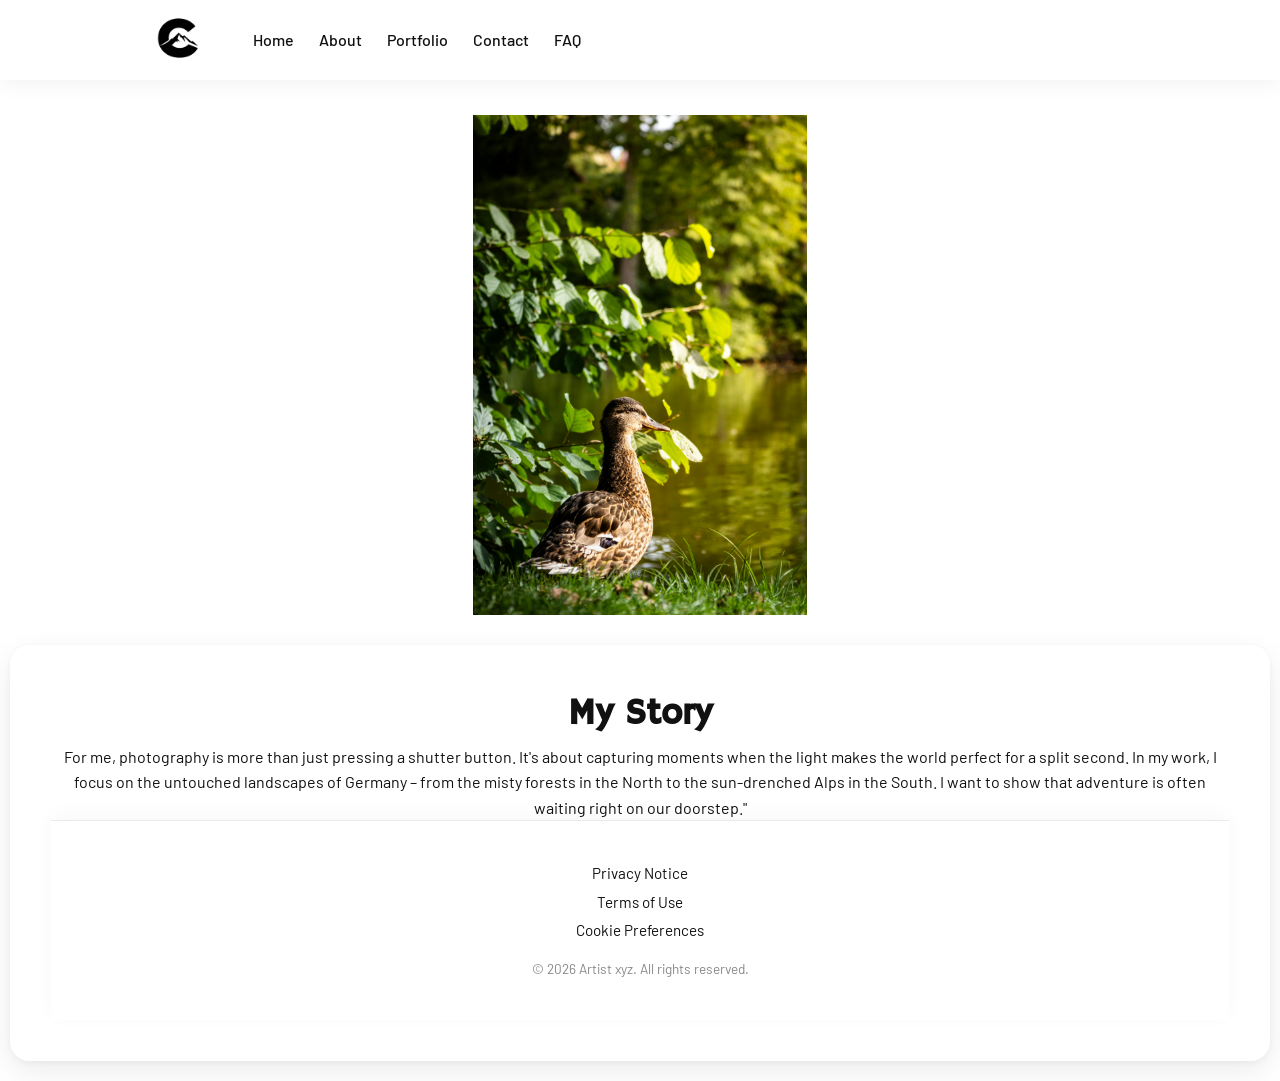
<file: about.html>
<!DOCTYPE html>
<html lang="en">

<head>
    <meta charset="UTF-8">
    <meta name="viewport" content="width=device-width, initial-scale=1.0">
    <title>About - Naturfotografie Deutschland</title>
    <link href="https://fonts.googleapis.com/css2?family=Barlow:wght@400;500;900&display=swap" rel="stylesheet">
    <link rel="stylesheet" href="style.css">
</head>

<body>
    <header class="main-header">
        <nav class="navbar">
            <ul class="nav-list">
                <li><a href="index.html"><img src="logo.png" alt="logo"></a></li>
                <li><a href="index.html" class="nav-link">Home</a></li>
                <li><a href="about.html" class="nav-link">About</a></li>
                <li><a href="portfolio.html" class="nav-link">Portfolio</a></li>
                <li><a href="contact.html" class="nav-link">Contact</a></li>
                <li><a href="faq.html" class="nav-link">FAQ</a></li>
            </ul>
        </nav>
    </header>

    <main>
        <div class="about-image">
            <img src="duck.jpg" alt="Duck in nature">
        </div>
        <section id="about-me">
            <div class="about-text">
                <h2>My Story</h2>
                <p>For me, photography is more than just pressing a shutter button. It's about capturing moments when
                    the light makes the world perfect for a split second. In my work, I focus on the untouched
                    landscapes of Germany – from the misty forests in the North to the sun-drenched Alps in the South. I
                    want to show that adventure is often waiting right on our doorstep."</p>

                <footer>
                    <div class="footer-links">
                        <a href="#">Privacy Notice</a>
                        <a href="#">Terms of Use</a>
                        <a href="#">Cookie Preferences</a>
                    </div>
                    <p class="footer-copy">© 2026 Artist xyz. All rights reserved.</p>
                </footer>
</body>

</html>
</file>
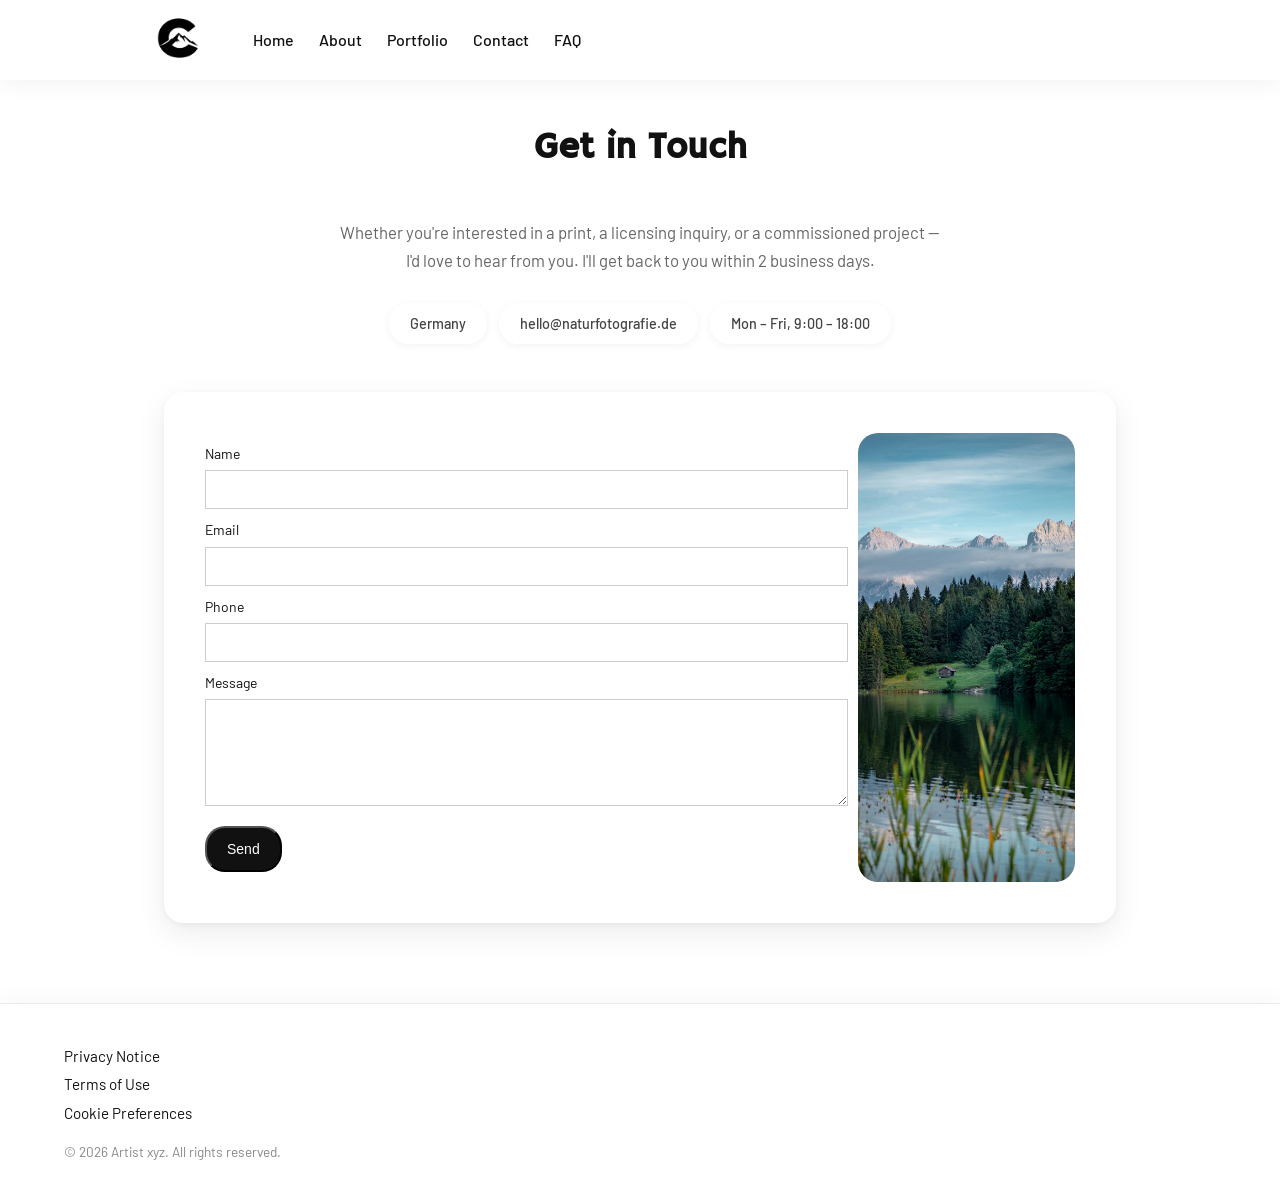
<file: contact.html>
<!DOCTYPE html>
<html lang="en">

<head>
    <meta charset="UTF-8">
    <meta name="viewport" content="width=device-width, initial-scale=1.0">
    <title>Contact - Naturfotografie Deutschland</title>
    <link href="https://fonts.googleapis.com/css2?family=Barlow:wght@400;500;900&display=swap" rel="stylesheet">
    <link rel="stylesheet" href="style.css">
</head>

<body>
    <header class="main-header">
        <nav class="navbar">
            <ul class="nav-list">
                <li><a href="index.html"><img src="logo.png" alt="logo"></a></li>
                <li><a href="index.html" class="nav-link">Home</a></li>
                <li><a href="about.html" class="nav-link">About</a></li>
                <li><a href="portfolio.html" class="nav-link">Portfolio</a></li>
                <li><a href="contact.html" class="nav-link">Contact</a></li>
                <li><a href="faq.html" class="nav-link">FAQ</a></li>
            </ul>
        </nav>
    </header>

    <main>
        <section id="kontakt" class="contact-page">
            <div class="contact-header">
                <h2>Get in Touch</h2>
                <p class="contact-subtitle">Whether you're interested in a print, a licensing inquiry, or a commissioned project — I'd love to hear from you. I'll get back to you within 2 business days.</p>
                <div class="contact-meta">
                    <span>Germany</span>
                    <span>hello@naturfotografie.de</span>
                    <span>Mon – Fri, 9:00 – 18:00</span>
                </div>
            </div>

            <div class="kontakt-container">
                <form>
                    <label for="name">Name</label>
                    <input type="text" id="name" name="name" required>
                    <label for="email">Email</label>
                    <input type="email" id="email" name="email" required>
                    <label for="telefon">Phone</label>
                    <input type="tel" id="telefon" name="telefon">
                    <label for="nachricht">Message</label>
                    <textarea id="nachricht" name="nachricht" rows="5" required></textarea>
                    <button type="submit">Send</button>
                </form>
                <div class="kontakt-image">
                    <img src="contact1.jpg" alt="Contact image">
                </div>
            </div>
        </section>
    </main>

    <footer>
        <div class="footer-links">
            <a href="#">Privacy Notice</a>
            <a href="#">Terms of Use</a>
            <a href="#">Cookie Preferences</a>
        </div>
        <p class="footer-copy">© 2026 Artist xyz. All rights reserved.</p>
    </footer>
</body>

</html>
</file>
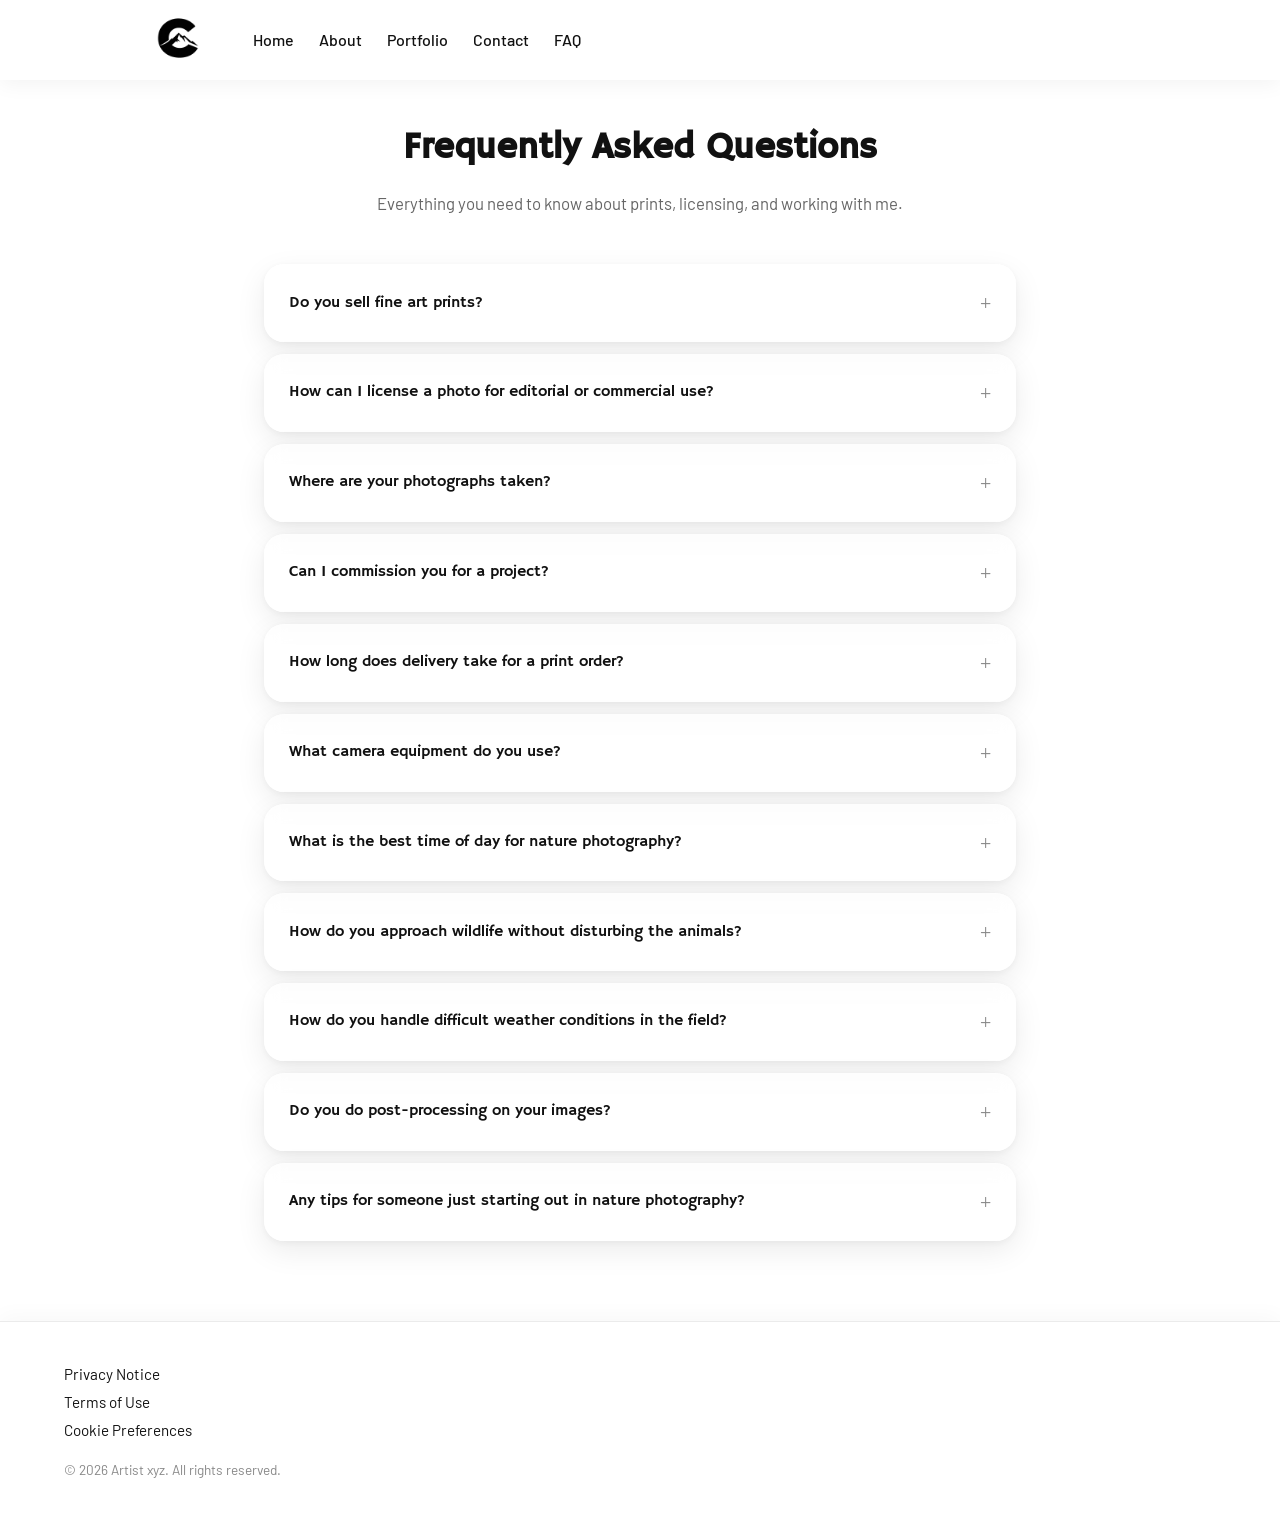
<file: faq.html>
<!DOCTYPE html>
<html lang="en">

<head>
    <meta charset="UTF-8">
    <meta name="viewport" content="width=device-width, initial-scale=1.0">
    <title>FAQ - Naturfotografie Deutschland</title>
    <link href="https://fonts.googleapis.com/css2?family=Barlow:wght@400;500;900&display=swap" rel="stylesheet">
    <link rel="stylesheet" href="style.css">
</head>

<body>
    <header class="main-header">
        <nav class="navbar">
            <ul class="nav-list">
                <li><a href="index.html"><img src="logo.png" alt="logo"></a></li>
                <li><a href="index.html" class="nav-link">Home</a></li>
                <li><a href="about.html" class="nav-link">About</a></li>
                <li><a href="portfolio.html" class="nav-link">Portfolio</a></li>
                <li><a href="contact.html" class="nav-link">Contact</a></li>
                <li><a href="faq.html" class="nav-link">FAQ</a></li>
            </ul>
        </nav>
    </header>

    <main>
        <section id="faq">
            <div class="faq-header">
                <h2>Frequently Asked Questions</h2>
                <p class="faq-subtitle">Everything you need to know about prints, licensing, and working with me.</p>
            </div>

            <div class="faq-list">
                <details class="faq-item">
                    <summary>Do you sell fine art prints?</summary>
                    <p>Yes. All prints are produced on archival-quality paper and available in multiple sizes. Each print is signed and shipped with a certificate of authenticity. You can browse available works in the Portfolio section.</p>
                </details>

                <details class="faq-item">
                    <summary>How can I license a photo for editorial or commercial use?</summary>
                    <p>Please get in touch via the Contact page with the intended use, publication, and timeframe. Licensing fees vary depending on usage rights, exclusivity, and duration. I'll respond within 2 business days.</p>
                </details>

                <details class="faq-item">
                    <summary>Where are your photographs taken?</summary>
                    <p>Most of my work is shot across Germany — from the Bavarian Alps and Black Forest to the North Sea coast and the Brandenburg lowlands. Location details are included in the metadata of each image on request.</p>
                </details>

                <details class="faq-item">
                    <summary>Can I commission you for a project?</summary>
                    <p>Yes, I'm available for commissioned nature and landscape work, editorial assignments, and long-term projects. Reach out through the Contact page with a brief description of your project and timeline.</p>
                </details>

                <details class="faq-item">
                    <summary>How long does delivery take for a print order?</summary>
                    <p>Prints are produced to order and typically shipped within 7–10 business days. Delivery within Germany takes 2–3 days. International shipping is available and usually takes 5–10 business days depending on destination.</p>
                </details>

                <details class="faq-item">
                    <summary>What camera equipment do you use?</summary>
                    <p>I shoot with a full-frame mirrorless system paired with a range of prime and zoom lenses suited for low-light and long-distance wildlife work. I also carry a lightweight kit for multi-day hikes. Happy to discuss gear in more detail — just ask.</p>
                </details>

                <details class="faq-item">
                    <summary>What is the best time of day for nature photography?</summary>
                    <p>The golden hour — the first hour after sunrise and the last hour before sunset — gives the softest, warmest light and the most dramatic shadows. Early morning also tends to be quieter: wildlife is more active, mist sits low on the landscape, and you have the location to yourself. That said, overcast days are underrated for forest and macro work, where diffused light reduces harsh contrasts.</p>
                </details>

                <details class="faq-item">
                    <summary>How do you approach wildlife without disturbing the animals?</summary>
                    <p>Patience and preparation are everything. I research behavior and habitats before arriving, move slowly and stay low, wear neutral colors, and use a long telephoto lens so I can keep a respectful distance. I never bait, call, or otherwise manipulate animals for a shot — the welfare of the subject always comes before the photograph.</p>
                </details>

                <details class="faq-item">
                    <summary>How do you handle difficult weather conditions in the field?</summary>
                    <p>Weather is often an asset rather than an obstacle. Storms, fog, and snow create atmosphere that clear days rarely offer. I use weather-sealed gear and keep everything in waterproof bags. The key is knowing when conditions are genuinely dangerous versus just uncomfortable — and being willing to pack up and come back another day.</p>
                </details>

                <details class="faq-item">
                    <summary>Do you do post-processing on your images?</summary>
                    <p>Yes, all images go through a careful editing process — adjusting exposure, contrast, color balance, and sharpness to reflect what I saw in the field. I aim for a natural look rather than heavy manipulation. I do not add or remove elements from a scene. What you see in the final image is what was there.</p>
                </details>

                <details class="faq-item">
                    <summary>Any tips for someone just starting out in nature photography?</summary>
                    <p>Start close to home — familiar locations let you focus on learning your camera instead of navigating new terrain. Shoot in RAW format from day one so you have full control in editing. Study the light more than the gear. And go out consistently, even when conditions seem uninspiring — the best shots often come on days you almost didn't bother.</p>
                </details>
            </div>
        </section>
    </main>

    <footer>
        <div class="footer-links">
            <a href="#">Privacy Notice</a>
            <a href="#">Terms of Use</a>
            <a href="#">Cookie Preferences</a>
        </div>
        <p class="footer-copy">© 2026 Artist xyz. All rights reserved.</p>
    </footer>
</body>

</html>
</file>
<file: style.css>
@import url('https://fonts.googleapis.com/css2?family=Barlow:wght@300;400;500&family=Hammersmith+One&display=swap');

.main-header {
  display: flex;
  justify-content: space-between;
  height: 80px;
  position: fixed;
  top: 0;
  left: 0;
  right: 0;
  width: 100%;
  align-items: center;
  padding: 20px 10%;
  font-family: 'Barlow', sans-serif;

  background: rgba(255, 255, 255, 0.6);
  backdrop-filter: blur(10px);
  -webkit-backdrop-filter: blur(10px);

  border-bottom: 1px solid rgba(255, 255, 255, 0.3);
  box-shadow: 0 4px 20px rgba(0, 0, 0, 0.05);

  z-index: 1000;
}

.nav-list {
  display: flex;
  align-items: center;
  height: 100%;
  list-style: none;
  gap: 25px;
}

.nav-list li:first-child {
  height: 100%;
  display: flex;
  align-items: center;
}

.nav-link {
  text-decoration: none;
  color: #111;
  font-weight: 500;
}

.nav-list img {
  height: 100px;
  width: auto;
  display: block;
}

.logo {
  height: 100%;
  max-height: 50px;
  width: auto;
}

.logo-text {
  font-weight: 900;
  font-size: 1.2rem;
  text-decoration: none;
  color: #111;
}

* {
  margin: 0;
  padding: 0;
  box-sizing: border-box;
}


body {
  font-family: Barlow, sans-serif;
  line-height: 1.6;
  color: #111;
  background-color: #fff;
}



h1,
h2,
h3 .nav-link,
.logo-text {
  font-family: 'Hammersmith One', sans-serif;
  color: #111;
}

h2 {
  font-size: 36px;
}

h3 {
  font-size: 28px;
  font-weight: 400;
}

section {
  padding: 20px 10px;
}

#hero {
  text-align: center;
}

.gallery-preview {
  display: flex;
  gap: 20px;
  margin-bottom: 10px;
  padding-top: 10%;
}

.gallery-preview img {
  width: 100%;
  height: 500px;
  border-radius: 20px;
  object-fit: cover;

  transition: transform 0.4s ease;
  position: relative;
}

.gallery-preview img:hover {
  transform: scale(1.05);
  z-index: 1.5;

}

#hero h1 {
  font-size: 54px;
  margin-bottom: 10px;
}

#hero p {
  font-size: 24px;
  color: #666;
}


.split-section {
  display: flex;
  align-items: stretch;

}

.split-section>div {
  flex: 1;
  display: flex;
}

.about-image {
  flex: 0 0 80% !important;
  max-width: 1000px !important;
  height: auto !important;
  display: flex !important;
  justify-content: center !important;
  margin: 115px auto 10px auto !important;
}

.about-image img {
  width: 100% !important;
  height: auto !important;
  max-height: 500px !important;
  object-fit: contain !important;
  border-radius: 20px;
  display: block !important;
}

#portfolio-main {
  max-width: 1100px;
  margin: 50px auto;
  padding: 0 20px;
}

.portfolio-custom-grid {
  display: grid !important;
  grid-template-columns: repeat(3, 1fr) !important;
  gap: 15px !important;
}

.portfolio-box {
  height: 350px !important;
  overflow: hidden !important;
  border-radius: 15px;
}

.portfolio-box img {
  width: 100% !important;
  height: 100% !important;
  object-fit: cover !important;
  display: block;
}


button,
.btn {
  padding: 2% 20px;
  margin: 10px 0;
  border-radius: 20px;
  background-color: #111;
  color: #fff;
  cursor: pointer;
  font-size: 14px;
  text-decoration: none;
  display: inline-block;

}

button:hover,
.btn:hover {
  background-color: #444;
}

.about-text,
.portfolio-text {
  flex-direction: column;
  justify-content: center;
  align-items: center;
  text-align: center;

  padding: 40px;

  background: rgba(255, 255, 255, 0.6);
  backdrop-filter: blur(10px);
  -webkit-backdrop-filter: blur(10px);

  border-radius: 20px;

  box-shadow:
    0 10px 30px rgba(0, 0, 0, 0.08),
    0 2px 8px rgba(0, 0, 0, 0.05);

  border: 1px solid rgba(255, 255, 255, 0.3);
}



#publikationen {
  text-align: center;
}

.logos {
  display: flex;
  justify-content: center;
  gap: 40px;
  margin-top: 30px;
}

.logos img {
  width: 100px;
  height: 100px;
  opacity: 0.7;
}

.logos img:hover {
  opacity: 1;
}


#kontakt h2 {
  margin-bottom: 40px;
  text-align: center;
}

.kontakt-container {
  display: flex;
  gap: 50px;
  align-items: flex-start;
}

form {
  flex: 1;
  display: flex;
  flex-direction: column;
}

form label {
  margin-top: 10px;
  margin-bottom: 5px;
  font-size: 14px;
}

form input,
form textarea {
  padding: 10px;
  border: 1px solid #ccc;
  font-size: 14px;
  font-family: 'Barlow', sans-serif;
}

form button {
  margin-top: 20px;
  width: fit-content;
}

.kontakt-image img {
  width: 400px;
  height: auto;
  border-radius: 20px;
  object-fit: cover;
}

.kontakt-container {
  display: flex;
  align-items: stretch;
  gap: 10px;

  padding: 40px;

  border-radius: 20px;
  overflow: hidden;

  background: rgba(255, 255, 255, 0.6);
  backdrop-filter: blur(10px);
  -webkit-backdrop-filter: blur(10px);

  box-shadow:
    0 10px 30px rgba(0, 0, 0, 0.08),
    0 2px 8px rgba(0, 0, 0, 0.05);

  border: 1px solid rgba(255, 255, 255, 0.3);
}



#social {
  text-align: center;
}

.social-icons {
  margin-top: 20px;
  display: flex;
  justify-content: center;
  gap: 20px;
}

.social-icons img {
  width: 30px;
  transition: transform 0.2s ease;
}

.social-icons img:hover {
  transform: scale(1.2);
}


footer {
  padding: 40px 5%;

  background: rgba(255, 255, 255, 0.6);
  backdrop-filter: blur(10px);
  -webkit-backdrop-filter: blur(10px);

  border-top: 1px solid rgba(0, 0, 0, 0.08);

  box-shadow: 0 -5px 20px rgba(0, 0, 0, 0.03);

  font-family: 'Barlow', sans-serif;
}

.footer-links {
  display: flex;
  flex-direction: column;
  gap: 4px;
  margin-bottom: 16px;
}

.footer-links a {
  color: #111;
  text-decoration: none;
  font-size: 0.95rem;
}

.footer-links a:hover {
  text-decoration: underline;
}

.footer-copy {
  font-size: 0.85rem;
  color: #888;
}

/* ================================ */
/* FAQ Page                         */
/* ================================ */

#faq {
  max-width: 800px;
  margin: 0 auto;
  padding: 120px 24px 80px;
}

#faq .faq-header {
  text-align: center;
  margin-bottom: 48px;
}

#faq .faq-subtitle {
  color: #666;
  font-size: 1.05rem;
  margin-top: 12px;
}

#faq .faq-list {
  display: flex;
  flex-direction: column;
  gap: 12px;
}

#faq .faq-item {
  background: rgba(255, 255, 255, 0.6);
  backdrop-filter: blur(10px);
  -webkit-backdrop-filter: blur(10px);
  border-radius: 20px;
  border: 1px solid rgba(255, 255, 255, 0.3);
  box-shadow:
    0 10px 30px rgba(0, 0, 0, 0.08),
    0 2px 8px rgba(0, 0, 0, 0.05);
  overflow: hidden;
}

#faq .faq-item summary {
  padding: 20px 24px;
  font-size: 1rem;
  font-weight: 500;
  cursor: pointer;
  list-style: none;
  display: flex;
  justify-content: space-between;
  align-items: center;
  font-family: 'Hammersmith One', sans-serif;
}

#faq .faq-item summary::-webkit-details-marker {
  display: none;
}

#faq .faq-item summary::after {
  content: '+';
  font-size: 1.4rem;
  font-weight: 300;
  color: #888;
  flex-shrink: 0;
  margin-left: 16px;
  font-family: 'Barlow', sans-serif;
}

#faq .faq-item[open] summary::after {
  content: '\2212';
}

#faq .faq-item[open] summary {
  border-bottom: 1px solid rgba(0, 0, 0, 0.08);
}

#faq .faq-item p {
  padding: 16px 24px 20px;
  color: #444;
  font-size: 0.95rem;
  line-height: 1.7;
}

/* ================================ */
/* Contact Page                     */
/* ================================ */

#kontakt.contact-page {
  max-width: 1000px;
  margin: 0 auto;
  padding: 120px 24px 80px;
}

.contact-header {
  text-align: center;
  margin-bottom: 48px;
}

.contact-subtitle {
  color: #666;
  font-size: 1.05rem;
  margin-top: 12px;
  max-width: 600px;
  margin-left: auto;
  margin-right: auto;
  line-height: 1.7;
}

.contact-meta {
  display: flex;
  justify-content: center;
  gap: 12px;
  margin-top: 28px;
  flex-wrap: wrap;
}

.contact-meta span {
  font-size: 0.9rem;
  font-weight: 500;
  color: #444;
  padding: 8px 20px;
  background: rgba(255, 255, 255, 0.6);
  backdrop-filter: blur(10px);
  -webkit-backdrop-filter: blur(10px);
  border-radius: 20px;
  border: 1px solid rgba(255, 255, 255, 0.3);
  box-shadow: 0 2px 8px rgba(0, 0, 0, 0.05);
}

#kontakt.contact-page .kontakt-image {
  flex: 0 0 25%;
  overflow: hidden;
  border-radius: 12px;
}

#kontakt.contact-page .kontakt-image img {
  width: 100%;
  height: 100%;
  object-fit: cover;
  display: block;
}
</file>
